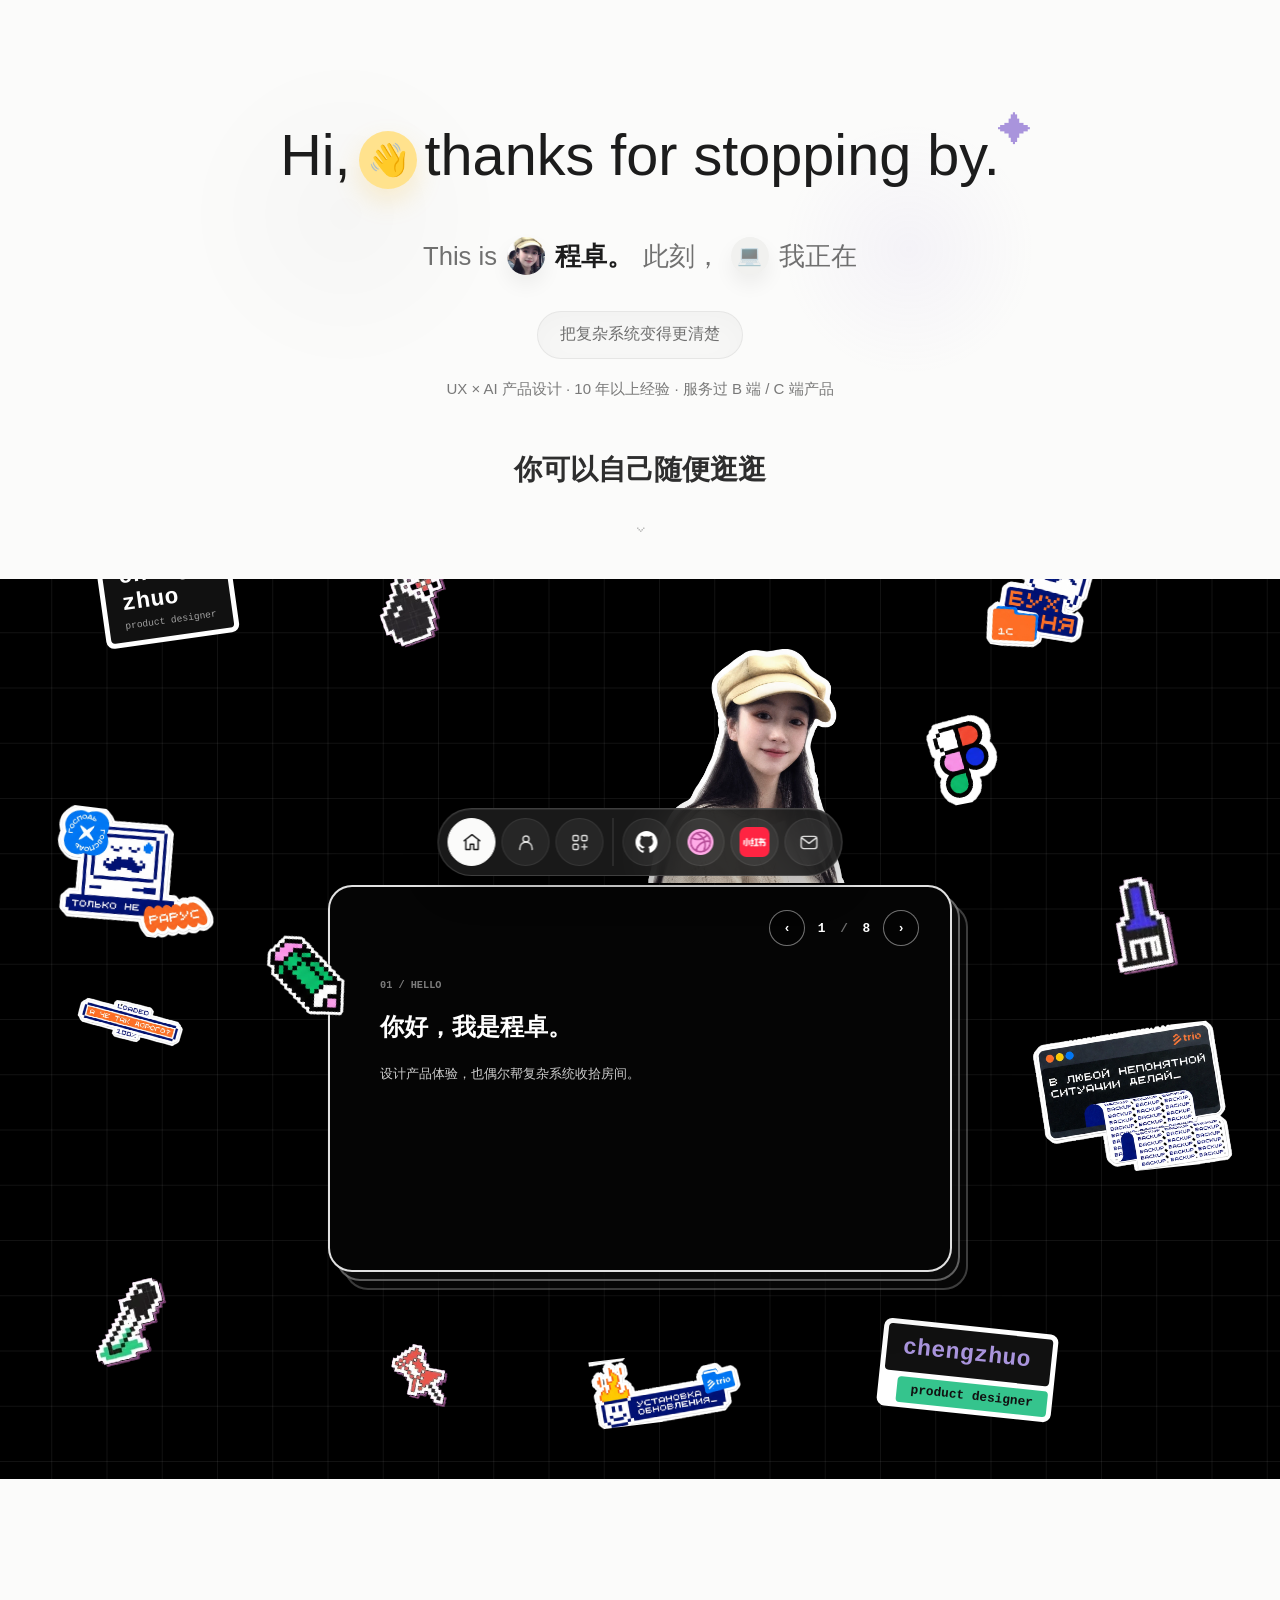
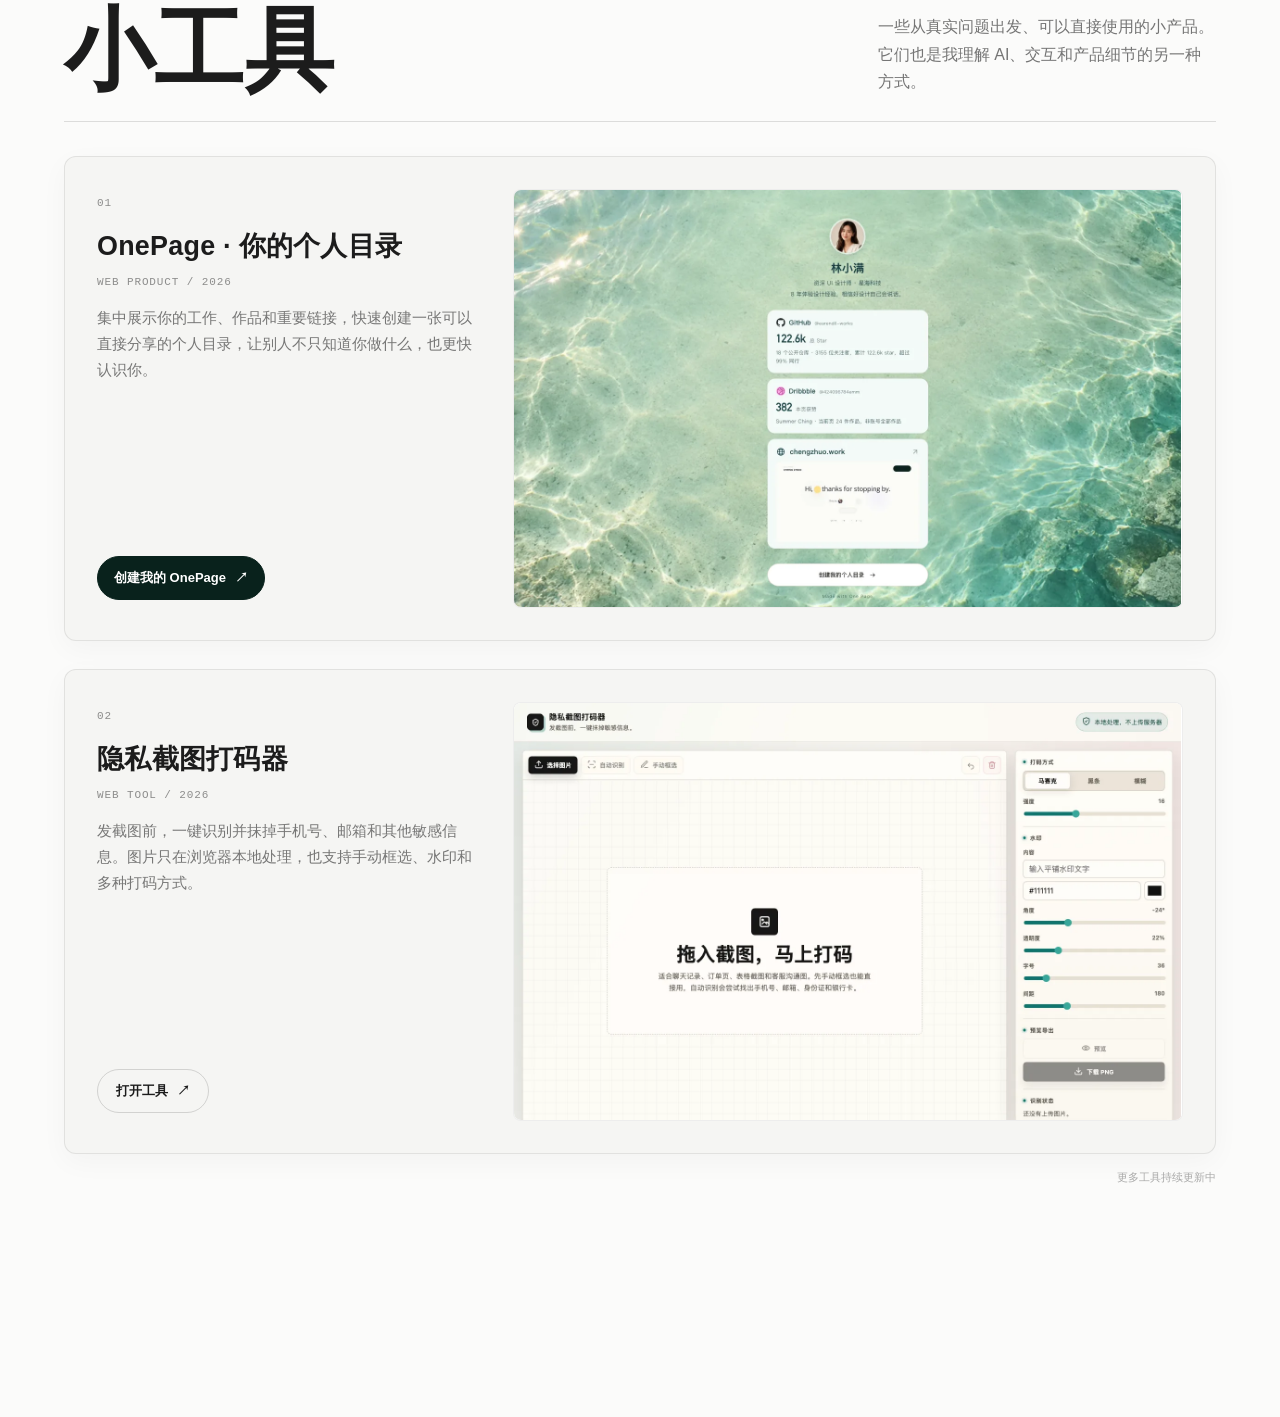
<file: index.html>
<!doctype html>
<html lang="zh-CN">
  <head>
    <meta charset="UTF-8" />
    <meta name="viewport" content="width=device-width, initial-scale=1.0" />
    <title>程卓 - 设计师个人网站</title>
    <meta
      name="description"
      content="程卓的设计师个人网站：个人介绍、AI 项目和工具入口。"
    />
    <style>
      :root {
        --page: #0b0b0b;
        --paper: #fbfbfa;
        --ink: #1c1c1c;
        --muted: rgba(28, 28, 28, 0.54);
        --faint: rgba(28, 28, 28, 0.12);
        --line: rgba(28, 28, 28, 0.08);
        --pill: #f7f7f6;
        --green: #09221c;
        --lilac: #a994dc;
        --font:
          "PingFang SC", "PingFang HK", "Hiragino Sans GB", "Microsoft YaHei",
          -apple-system, BlinkMacSystemFont, sans-serif;
        --mono: "SF Mono", "Roboto Mono", "Menlo", monospace;
        --ease: cubic-bezier(0.23, 1, 0.32, 1);
        --ease-out: cubic-bezier(0.16, 1, 0.3, 1);
        --ease-in-out: cubic-bezier(0.65, 0, 0.35, 1);
      }

      * {
        box-sizing: border-box;
      }

      html {
        scroll-behavior: smooth;
      }

      body {
        margin: 0;
        min-width: 320px;
        background: var(--page);
        color: var(--ink);
        font-family: var(--font);
        letter-spacing: 0;
      }

      a {
        color: inherit;
        text-decoration: none;
      }

      img {
        display: block;
        max-width: 100%;
      }

      button {
        border: 0;
        color: inherit;
        font: inherit;
      }

      .site {
        width: min(100%, 1780px);
        margin: 0 auto;
        background: var(--paper);
        min-height: 100vh;
        overflow-x: clip;
        overflow-y: visible;
      }

      .hero {
        position: relative;
        padding: 34px clamp(28px, 5vw, 92px) clamp(32px, 3vw, 48px);
        background:
          radial-gradient(circle at 27% 37%, rgba(0, 0, 0, 0.018), transparent 16%),
          radial-gradient(circle at 71% 43%, rgba(169, 148, 220, 0.08), transparent 13%),
          var(--paper);
      }

      .hero-center {
        position: relative;
        z-index: 2;
        display: grid;
        justify-items: center;
        width: min(1180px, 100%);
        margin: clamp(72px, 10vh, 128px) auto 0;
        text-align: center;
      }

      .hero-title {
        position: relative;
        margin: 0;
        font-size: clamp(42px, 4.5vw, 64px);
        font-weight: 520;
        line-height: 1.08;
        white-space: nowrap;
      }

      .wave {
        display: inline-grid;
        width: 58px;
        height: 58px;
        margin: 0 8px;
        place-items: center;
        border-radius: 50%;
        background: #ffe28d;
        font-size: 32px;
        vertical-align: middle;
        box-shadow: 0 12px 26px rgba(245, 189, 61, 0.22);
        transform-origin: 70% 70%;
        animation: wave 820ms var(--ease-out) 420ms 1 both;
      }

      .star {
        position: absolute;
        right: -32px;
        top: -12px;
        color: var(--lilac);
        font-size: 34px;
      }

      .intro-line {
        display: flex;
        align-items: center;
        justify-content: center;
        flex-wrap: wrap;
        gap: 10px;
        margin: 48px 0 0;
        color: rgba(28, 28, 28, 0.62);
        font-size: clamp(18px, 2vw, 26px);
        line-height: 1.35;
      }

      .intro-line strong {
        color: var(--ink);
        font-weight: 620;
      }

      .mini-avatar,
      .mini-icon {
        display: inline-grid;
        width: 38px;
        height: 38px;
        place-items: center;
        border-radius: 50%;
        background: #f1f1ef;
        box-shadow: 0 10px 20px rgba(0, 0, 0, 0.06);
        font-size: 20px;
      }

      .mini-avatar {
        overflow: hidden;
        background: #f1f1ef;
      }

      .mini-avatar img {
        width: 100%;
        height: 100%;
        object-fit: cover;
      }

      .phrase-picker {
        position: relative;
        display: inline-flex;
        align-items: center;
        justify-content: center;
        width: fit-content;
        max-width: min(520px, 100%);
        min-height: 48px;
        margin-top: 36px;
        border: 1px solid var(--line);
        border-radius: 999px;
        background: var(--pill);
        padding: 0 22px;
        color: rgba(28, 28, 28, 0.62);
        cursor: pointer;
        text-align: center;
        box-shadow: 0 10px 28px rgba(0, 0, 0, 0.025) inset;
        transition:
          transform 180ms var(--ease),
          border-color 180ms var(--ease),
          background 180ms var(--ease);
      }

      .phrase-picker::after {
        content: "↻";
        width: 0;
        overflow: hidden;
        color: rgba(28, 28, 28, 0.34);
        font-size: 15px;
        opacity: 0;
        transform: rotate(-45deg);
        transition:
          width 180ms var(--ease-out),
          opacity 180ms var(--ease-out),
          transform 220ms var(--ease-out);
      }

      .hero-identity {
        margin: 18px 0 0;
        color: rgba(28, 28, 28, 0.58);
        font-size: 15px;
        font-weight: 400;
        line-height: 1.6;
        text-wrap: pretty;
      }

      .wander {
        margin: 50px 0 0;
        color: rgba(28, 28, 28, 0.92);
        font-size: clamp(20px, 2.2vw, 30px);
        font-weight: 740;
      }

      .down {
        display: grid;
        width: 34px;
        height: 34px;
        margin-top: 18px;
        place-items: center;
        color: rgba(28, 28, 28, 0.28);
        font-size: 24px;
        animation: floatDown 1.8s var(--ease) infinite;
      }

      .section {
        scroll-margin-top: 112px;
        padding: clamp(82px, 10vw, 140px) clamp(28px, 5vw, 92px);
        background: var(--paper);
      }

      .section-frame {
        width: min(1180px, 100%);
        margin: 0 auto;
      }

      .site > .sticker-section {
        --sticker-grid-size: 6.139svh;
        position: relative;
        display: grid;
        width: 100%;
        min-height: 100svh;
        padding: 0;
        place-items: center;
        overflow: hidden;
        color: #ffffff;
        background-color: #000000;
        background-image:
          linear-gradient(rgba(255, 255, 255, 0.07) 1px, transparent 1px),
          linear-gradient(90deg, rgba(255, 255, 255, 0.07) 1px, transparent 1px);
        background-position:
          calc((100vw - 133.333svh) / 2 + 1.25svh)
          5.917svh;
        background-size: var(--sticker-grid-size) var(--sticker-grid-size);
      }

      .sticker-reference-frame {
        position: relative;
        isolation: isolate;
        width: min(100vw, 133.333svh);
        aspect-ratio: 4 / 3;
        overflow: hidden;
      }

      .sticker-float {
        position: absolute;
        z-index: 3;
        pointer-events: none;
        user-select: none;
      }

      .sticker-float-bomb {
        top: -2%;
        left: 28%;
        width: 6.5%;
        transform: rotate(-12deg);
      }

      .sticker-float-figma {
        top: 15%;
        left: 74%;
        width: 6%;
        transform: rotate(-11deg);
      }

      .sticker-float-brush {
        top: 33%;
        left: 89%;
        width: 6.5%;
        transform: rotate(12deg);
      }

      .sticker-float-marker {
        z-index: 6;
        top: 39%;
        left: 19%;
        width: 6.5%;
        transform: rotate(-13deg);
      }

      .sticker-float-sword {
        top: 78%;
        left: 4%;
        width: 7%;
        transform: rotate(-12deg);
      }

      .sticker-float-pin {
        top: 85%;
        left: 29%;
        width: 5.5%;
        transform: rotate(13deg);
      }

      .sticker-float-laptop {
        top: 26%;
        left: 1%;
        width: 14%;
        transform: rotate(7deg);
      }

      .sticker-float-character {
        top: -3%;
        left: 79%;
        width: 8.5%;
        transform: rotate(9deg);
      }

      .sticker-float-terminal {
        top: 50%;
        left: 83%;
        width: 16%;
        transform: rotate(-6deg);
      }

      .sticker-float-price {
        top: 47%;
        left: 3%;
        width: 9%;
        transform: rotate(8deg);
      }

      .sticker-float-floppy {
        top: 86%;
        left: 46%;
        width: 12.5%;
        transform: rotate(-7deg);
      }

      .sticker-tag {
        position: absolute;
        z-index: 3;
        padding: 5px;
        background: #ffffff;
        border-radius: 8px;
        pointer-events: none;
        user-select: none;
        font-family: var(--mono);
        line-height: 1.15;
        text-align: left;
      }

      .sticker-tag-black {
        top: -4%;
        left: 5%;
        transform: rotate(-8deg);
      }

      .sticker-tag-duo {
        top: 83%;
        left: 70%;
        transform: rotate(6deg);
      }

      .tag-box-dark {
        padding: 10px 16px;
        background: #111111;
        color: #ffffff;
        border-radius: 4px;
      }

      .tag-name {
        display: block;
        font-size: clamp(16px, 1.8vw, 32px);
        font-weight: 700;
        letter-spacing: 0.02em;
        white-space: nowrap;
      }

      .tag-sub {
        display: block;
        margin-top: 4px;
        color: rgba(255, 255, 255, 0.6);
        font-size: clamp(9px, 0.75vw, 13px);
      }

      .tag-name-lilac {
        color: var(--lilac);
      }

      .tag-box-green {
        display: inline-block;
        margin: 5px 0 0 14px;
        padding: 6px 14px;
        background: #35c48d;
        color: #111111;
        border-radius: 4px;
        font-size: clamp(11px, 1vw, 18px);
        font-weight: 700;
      }

      .sticker-person-placement {
        position: absolute;
        z-index: 4;
        top: 7.8%;
        left: 59%;
        width: auto;
        height: 26%;
        transform: translateX(-50%);
        pointer-events: none;
      }

      .sticker-person-placement img {
        width: auto;
        max-width: none;
        height: 100%;
        object-fit: contain;
      }

      .sticker-deck {
        position: absolute;
        z-index: 5;
        top: 34%;
        left: 24%;
        width: 52%;
        height: 43%;
        isolation: isolate;
      }

      .sticker-deck::before,
      .sticker-deck::after {
        content: "";
        position: absolute;
        inset: 0;
        border: 2px solid rgba(255, 255, 255, 0.5);
        border-radius: 24px;
        background: #101010;
        pointer-events: none;
        transform-origin: center;
      }

      .sticker-deck::before {
        z-index: 1;
        opacity: 0.48;
        transform: translate(16px, 18px);
      }

      .sticker-deck::after {
        z-index: 2;
        opacity: 0.76;
        transform: translate(8px, 9px);
      }

      .sticker-deck-card {
        position: absolute;
        inset: 0;
        border: 2px solid rgba(255, 255, 255, 0.88);
        border-radius: 24px;
        background: #050505;
      }

      .sticker-deck-card {
        z-index: 4;
        overflow: hidden;
        box-shadow: 0 22px 60px rgba(0, 0, 0, 0.22);
        cursor: pointer;
      }

      .sticker-deck-toolbar {
        position: absolute;
        z-index: 2;
        top: 6%;
        right: 5%;
        display: grid;
        grid-template-columns: 36px auto 36px;
        align-items: center;
        gap: 10px;
        font-family: var(--mono);
        font-size: clamp(11px, 1vw, 14px);
        font-weight: 700;
      }

      .sticker-deck-count {
        min-width: 58px;
        text-align: center;
      }

      .sticker-deck-count span + span::before {
        content: " / ";
        margin: 0 7px;
        color: rgba(255, 255, 255, 0.42);
      }

      .sticker-deck-nav {
        display: grid;
        width: 36px;
        height: 36px;
        padding: 0;
        place-items: center;
        border: 1px solid rgba(255, 255, 255, 0.44);
        border-radius: 50%;
        background: rgba(0, 0, 0, 0.36);
        color: #ffffff;
        cursor: pointer;
        transition:
          border-color 160ms var(--ease-out),
          background 160ms var(--ease-out),
          transform 160ms var(--ease-out);
      }

      .sticker-deck-nav:hover,
      .sticker-deck-nav:focus-visible {
        border-color: #ffffff;
        background: rgba(255, 255, 255, 0.12);
        transform: translateY(-1px);
      }

      .sticker-deck-content {
        position: absolute;
        top: 24%;
        left: 8%;
        width: 84%;
        color: #ffffff;
        will-change: opacity, transform;
      }

      .sticker-deck-eyebrow {
        margin: 0 0 12px;
        color: rgba(255, 255, 255, 0.48);
        font-family: var(--mono);
        font-size: clamp(9px, 0.8vw, 12px);
        font-weight: 700;
      }

      .section .sticker-deck-title {
        max-width: 96%;
        margin: 0;
        color: #ffffff;
        font-size: clamp(18px, 1.85vw, 26px);
        font-weight: 720;
        line-height: 1.22;
      }

      .sticker-deck-body {
        max-width: 34em;
        margin: 12px 0 0;
        color: rgba(255, 255, 255, 0.8);
        font-size: clamp(12px, 1.05vw, 15px);
        line-height: 1.62;
      }

      .sticker-deck-note {
        margin: 10px 0 0;
        color: rgba(255, 255, 255, 0.42);
        font-size: clamp(9px, 0.78vw, 11px);
        line-height: 1.45;
      }

      .sticker-deck-note[hidden] {
        display: none;
      }

      .sticker-interaction-layer {
        position: absolute;
        z-index: 8;
        inset: 0;
        pointer-events: none;
      }

      .sticker-hit {
        position: absolute;
        top: var(--y);
        left: var(--x);
        width: var(--w);
        height: var(--h);
        padding: 0;
        border: 2px solid transparent;
        border-radius: var(--radius, 999px);
        background: transparent;
        cursor: pointer;
        pointer-events: auto;
        transition:
          border-color 160ms var(--ease-out),
          background 160ms var(--ease-out),
          box-shadow 160ms var(--ease-out),
          transform 160ms var(--ease-out);
      }

      .sticker-hit:hover,
      .sticker-hit:focus-visible,
      .sticker-hit.is-selected {
        border-color: #ffffff;
        background: rgba(255, 255, 255, 0.04);
        box-shadow: 0 10px 28px rgba(0, 0, 0, 0.24);
        transform: translateY(-2px);
      }

      @media (max-aspect-ratio: 4 / 3) {
        .hero-center {
          margin-top: clamp(64px, 10vw, 112px);
        }

        .site > .sticker-section {
          --sticker-grid-size: 4.604vw;
          min-height: auto;
          background-position:
            0.938vw
            4.438vw;
        }
      }

      .about-section {
        position: relative;
        min-height: auto;
        display: block;
        padding-top: clamp(96px, 9vw, 132px);
        padding-bottom: clamp(96px, 9vw, 132px);
        border-top: 1px solid rgba(28, 28, 28, 0.04);
        background: #f1f1ef;
        box-shadow: inset 0 1px 0 rgba(255, 255, 255, 0.7);
      }

      .who-layout {
        display: grid;
        grid-template-columns: minmax(300px, 0.74fr) minmax(560px, 1.26fr);
        gap: clamp(84px, 11vw, 176px);
        align-items: center;
        width: min(1180px, 100%);
        margin: 0 auto;
      }

      .pass-stage {
        position: relative;
        min-height: 540px;
        display: grid;
        place-items: center end;
      }

      .pass-strap {
        position: absolute;
        top: 0;
        left: 50%;
        width: 24px;
        height: 110px;
        border-radius: 999px;
        background:
          repeating-linear-gradient(
            90deg,
            rgba(28, 28, 28, 0.08) 0 2px,
            rgba(255, 255, 255, 0.9) 2px 5px
          ),
          #ececea;
        box-shadow: 0 18px 40px rgba(0, 0, 0, 0.08);
        transform: translateX(-50%);
      }

      .pass-clip {
        position: absolute;
        top: 96px;
        left: 50%;
        width: 30px;
        height: 28px;
        border-radius: 8px;
        background: #d8d8d5;
        box-shadow: 0 12px 26px rgba(0, 0, 0, 0.1);
        transform: translateX(-50%);
      }

      .pass-clip::after {
        content: "";
        position: absolute;
        left: 9px;
        top: 8px;
        width: 12px;
        height: 10px;
        border: 2px solid rgba(28, 28, 28, 0.28);
        border-bottom: 0;
        border-radius: 8px 8px 0 0;
      }

      .pass-card {
        position: relative;
        width: min(288px, 100%);
        min-height: 352px;
        margin-top: 26px;
        border: 1px solid rgba(28, 28, 28, 0.045);
        border-radius: 30px;
        background: rgba(255, 255, 255, 0.64);
        padding: 28px;
        box-shadow:
          0 42px 95px rgba(0, 0, 0, 0.075),
          0 1px 0 rgba(255, 255, 255, 0.8) inset;
        backdrop-filter: blur(18px);
        transition:
          transform 220ms var(--ease),
          border-color 220ms var(--ease),
          background 220ms var(--ease),
          box-shadow 220ms var(--ease);
      }

      .pass-card.is-system {
        border-color: rgba(55, 116, 175, 0.18);
        background: rgba(244, 249, 253, 0.72);
      }

      .pass-card.is-ai {
        border-color: rgba(169, 148, 220, 0.24);
        background: rgba(251, 248, 255, 0.72);
      }

      .pass-card.is-polish {
        border-color: rgba(220, 168, 92, 0.22);
        background: rgba(255, 251, 242, 0.72);
      }

      .pass-card small {
        display: block;
        color: rgba(28, 28, 28, 0.58);
        font-size: 13px;
        line-height: 1.2;
      }

      .pass-card h3 {
        margin: 8px 0 22px;
        font-size: 31px;
        line-height: 1;
      }

      .card-star {
        color: var(--lilac);
        font-size: 20px;
      }

      .avatar-panel {
        position: relative;
        width: 174px;
        height: 174px;
        margin: 0 auto;
      }

      .avatar-panel img {
        width: 100%;
        height: 100%;
        border-radius: 42px;
        object-fit: cover;
        box-shadow: 0 18px 34px rgba(0, 0, 0, 0.08);
        transition:
          opacity 180ms var(--ease),
          transform 260ms var(--ease);
      }

      .bubble {
        position: absolute;
        z-index: 2;
        border: 2px solid rgba(28, 28, 28, 0.72);
        border-radius: 10px;
        background: rgba(255, 255, 255, 0.92);
        padding: 6px 11px;
        font-size: 12px;
        font-weight: 650;
        line-height: 1;
        white-space: nowrap;
        transition:
          border-color 180ms var(--ease),
          color 180ms var(--ease),
          transform 180ms var(--ease);
      }

      .pass-card.is-system .bubble {
        border-color: rgba(55, 116, 175, 0.78);
        color: #214c72;
      }

      .pass-card.is-ai .bubble {
        border-color: rgba(124, 95, 196, 0.76);
        color: #5b45a2;
      }

      .pass-card.is-polish .bubble {
        border-color: rgba(184, 126, 43, 0.78);
        color: #86601f;
      }

      .bubble.one {
        left: 26px;
        top: -18px;
      }

      .bubble.two {
        left: -18px;
        top: 48px;
      }

      .bubble.three {
        right: -18px;
        top: 34px;
      }

      .pass-caption {
        margin: 18px 0 12px;
        color: rgba(28, 28, 28, 0.34);
        font-size: 13px;
        text-align: center;
      }

      .pass-control {
        display: grid;
        grid-template-columns: 1fr 42px;
        align-items: center;
        width: 170px;
        min-height: 36px;
        margin: 0 auto;
        border-radius: 999px;
        background: #f3f3f1;
        color: rgba(28, 28, 28, 0.32);
        padding-left: 18px;
        text-align: left;
        cursor: pointer;
        transition:
          transform 160ms var(--ease-out),
          background 160ms var(--ease-out);
      }

      .pass-control span:last-child {
        display: grid;
        width: 32px;
        height: 32px;
        place-items: center;
        border-radius: 50%;
        background: var(--ink);
        color: #fff;
      }

      .pass-dots {
        display: flex;
        justify-content: center;
        gap: 6px;
        margin-top: 12px;
      }

      .pass-dots span {
        width: 5px;
        height: 5px;
        border-radius: 999px;
        background: rgba(28, 28, 28, 0.16);
      }

      .pass-dots span.is-active {
        width: 18px;
        background: rgba(28, 28, 28, 0.82);
      }

      .who-copy {
        max-width: 710px;
        transform: translateY(-8px);
      }

      .who-copy h2 {
        margin: 0;
        font-size: clamp(58px, 5vw, 78px);
        font-style: normal;
        font-weight: 520;
        line-height: 0.96;
      }

      .who-block {
        margin-top: 42px;
      }

      .who-block:first-of-type {
        margin-top: clamp(64px, 7vw, 78px);
        padding-top: 0;
      }

      .who-block p {
        margin: 0;
        color: rgba(28, 28, 28, 0.68);
        font-size: 18px;
        line-height: 1.78;
      }

      .who-block em {
        display: block;
        margin-top: 12px;
        color: rgba(28, 28, 28, 0.34);
        font-style: normal;
        font-size: 15px;
        line-height: 1.7;
      }

      .who-block strong {
        display: block;
        margin-bottom: 12px;
        font-size: clamp(24px, 2.2vw, 34px);
        line-height: 1.2;
      }

      .section-head {
        display: grid;
        grid-template-columns: minmax(0, 0.82fr) minmax(0, 1.28fr);
        gap: clamp(32px, 5vw, 82px);
        align-items: end;
        margin-bottom: 40px;
        padding-bottom: 26px;
        border-bottom: 1px solid rgba(28, 28, 28, 0.14);
      }

      .section h2 {
        margin: 0;
        font-size: clamp(46px, 7vw, 96px);
        font-weight: 680;
        line-height: 0.98;
      }

      .section-head p {
        max-width: 38ch;
        margin: 0;
        color: rgba(28, 28, 28, 0.6);
        font-size: 16px;
        line-height: 1.7;
        justify-self: end;
        text-wrap: pretty;
      }

      .tools-section {
        position: relative;
        background: var(--paper);
      }

      .tools-section .section-head {
        margin-bottom: 34px;
      }

      .tool-entry {
        display: grid;
        grid-template-columns: minmax(0, 0.36fr) minmax(0, 0.64fr);
        align-items: stretch;
        gap: clamp(24px, 3vw, 40px);
        padding: clamp(24px, 2.5vw, 32px);
        overflow: hidden;
        border: 1px solid rgba(28, 28, 28, 0.09);
        border-radius: 12px;
        background: #f5f5f3;
        box-shadow: 0 8px 28px rgba(28, 28, 28, 0.035);
      }

      .tool-entry + .tool-entry {
        margin-top: 28px;
      }

      .tool-entry-featured .tool-open {
        border-color: var(--green);
        background: var(--green);
        color: #ffffff;
      }

      .tool-entry-head {
        display: flex;
        flex-direction: column;
        align-items: flex-start;
        gap: 12px;
        min-width: 0;
        padding: 8px 0;
      }

      .tool-number,
      .tool-title span {
        color: rgba(28, 28, 28, 0.48);
        font-family: var(--mono);
        font-size: 11px;
        letter-spacing: 0.08em;
        text-transform: uppercase;
      }

      .tool-number {
        margin-bottom: 8px;
      }

      .tool-title h3 {
        margin: 0 0 7px;
        color: var(--ink);
        font-size: clamp(22px, 2.1vw, 28px);
        font-weight: 650;
        line-height: 1.3;
        letter-spacing: 0.01em;
        text-wrap: balance;
        transition: transform 240ms var(--ease-out);
      }

      .tool-description {
        max-width: 100%;
        margin: 4px 0 24px;
        color: rgba(28, 28, 28, 0.58);
        font-size: 15px;
        line-height: 1.75;
        text-wrap: pretty;
      }

      .tool-open {
        display: inline-flex;
        align-items: center;
        justify-content: center;
        gap: 9px;
        min-width: 112px;
        min-height: 44px;
        padding: 0 16px;
        border: 1px solid rgba(28, 28, 28, 0.16);
        border-radius: 999px;
        font-size: 13px;
        font-weight: 650;
        transition:
          color 180ms var(--ease),
          background 180ms var(--ease),
          border-color 180ms var(--ease),
          transform 180ms var(--ease);
        margin-top: auto;
      }

      .tool-preview-link {
        position: relative;
        align-self: center;
        min-width: 0;
        width: 100%;
        margin: 0;
        aspect-ratio: 8 / 5;
        overflow: hidden;
        border: 1px solid rgba(28, 28, 28, 0.08);
        border-radius: 8px;
        background: #ffffff;
        isolation: isolate;
      }

      .tool-preview-hit {
        position: absolute;
        inset: 0;
        z-index: 4;
      }

      .tool-preview-cue {
        position: absolute;
        right: 20px;
        bottom: 20px;
        z-index: 3;
        display: grid;
        width: 44px;
        height: 44px;
        align-items: center;
        justify-items: center;
        border-radius: 50%;
        background: rgba(22, 22, 22, 0.82);
        color: #fff;
        font-size: 18px;
        backdrop-filter: blur(14px);
        opacity: 0;
        transform: translateY(6px);
        transition:
          opacity 180ms var(--ease),
          transform 180ms var(--ease);
      }

      .tool-preview-video {
        position: absolute;
        inset: 0;
        width: 100%;
        height: 100%;
        background: #ffffff;
        object-fit: contain;
        pointer-events: none;
        transition: transform 280ms var(--ease-out);
      }

      .tool-preview-image {
        position: absolute;
        inset: 0;
        width: 100%;
        height: 100%;
        background: #ffffff;
        object-fit: contain;
        object-position: center;
        pointer-events: none;
        transition: transform 280ms var(--ease-out);
      }

      .site :where(a, button, [tabindex="0"]):focus-visible {
        outline: 2px solid currentColor;
        outline-offset: 3px;
      }

      .phrase-picker:active,
      .pass-control:active,
      .tool-open:active {
        transform: scale(0.97);
        transition-duration: 100ms;
      }

      @media (hover: hover) and (pointer: fine) {
        .phrase-picker:hover {
          transform: translateY(-2px);
          border-color: rgba(28, 28, 28, 0.14);
          background: #fff;
        }

        .phrase-picker:hover::after,
        .phrase-picker:focus-visible::after {
          width: 16px;
          opacity: 1;
          transform: rotate(0deg);
        }

        .pass-card:hover {
          transform: translateY(-4px) rotate(-0.7deg);
          box-shadow:
            0 52px 110px rgba(0, 0, 0, 0.09),
            0 1px 0 rgba(255, 255, 255, 0.82) inset;
        }

        .pass-control:hover {
          background: #e9e9e6;
        }

        .tool-open:hover {
          border-color: var(--ink);
          background: var(--ink);
          color: #fff;
          transform: translateY(-1px);
        }

        .tool-entry:hover .tool-title h3 {
          transform: translateX(6px);
        }

        .tool-preview-link:hover :is(.tool-preview-video, .tool-preview-image) {
          transform: scale(1.008);
        }

        .tool-preview-link:hover .tool-preview-cue {
          opacity: 1;
          transform: translateY(0);
        }
      }

      .tools-note {
        display: flex;
        justify-content: flex-end;
        margin-top: 16px;
        color: rgba(28, 28, 28, 0.36);
        font-family: var(--mono);
        font-size: 11px;
      }

      .about-grid {
        display: grid;
        grid-template-columns: 0.78fr 1fr;
        gap: 28px;
        align-items: start;
      }

      .about-grid h2 {
        max-width: 560px;
      }

      .notes {
        display: grid;
        gap: 14px;
      }

      .note {
        border: 1px solid rgba(28, 28, 28, 0.06);
        border-radius: 22px;
        background: rgba(255, 255, 255, 0.52);
        padding: 22px;
      }

      .note strong {
        display: block;
        margin-bottom: 10px;
        font-size: 16px;
      }

      .note p {
        margin: 0;
        color: rgba(28, 28, 28, 0.62);
        font-size: 15px;
        line-height: 1.72;
      }

      @keyframes wave {
        0%,
        100% {
          transform: rotate(0deg);
        }
        16% {
          transform: rotate(14deg);
        }
        32% {
          transform: rotate(-8deg);
        }
        48% {
          transform: rotate(10deg);
        }
      }

      @keyframes floatDown {
        0%,
        100% {
          transform: translateY(0);
        }
        50% {
          transform: translateY(7px);
        }
      }

      @media (max-width: 900px) {
        .section-head,
        .about-grid,
        .who-layout {
          grid-template-columns: 1fr;
        }

        .section-head {
          gap: 18px;
          padding-bottom: 20px;
        }

        .section-head p {
          justify-self: start;
        }

        .about-section {
          min-height: auto;
          padding-top: 88px;
          padding-bottom: 88px;
        }

        .pass-stage {
          min-height: 500px;
          place-items: center;
        }

        .who-copy {
          max-width: none;
          transform: none;
        }

        .tool-entry {
          grid-template-columns: 1fr;
          gap: 24px;
          padding: 24px;
        }

        .tool-entry-head {
          padding: 0;
        }

        .tool-description {
          max-width: 52ch;
          margin-bottom: 8px;
        }

        .tool-open {
          margin-top: 4px;
        }

      }

      @media (max-width: 560px) {
        .hero {
          padding: 26px 20px 32px;
        }

        .hero-center {
          margin-top: 48px;
        }

        .hero-title {
          font-size: 38px;
          white-space: normal;
        }

        .wave {
          width: 48px;
          height: 48px;
          font-size: 27px;
        }

        .star {
          right: 2px;
          top: -34px;
        }

        .intro-line {
          font-size: 17px;
        }

        .phrase-picker {
          min-height: 48px;
          padding: 0 18px;
          font-size: 14px;
        }

        .section {
          padding: 72px 20px;
        }

        .site > .sticker-section {
          min-height: 660px;
        }

        .sticker-reference-frame {
          width: 100%;
          height: 660px;
          aspect-ratio: auto;
        }

        .sticker-person-placement {
          top: 7%;
          left: 50%;
          height: 27%;
        }

        .sticker-deck {
          top: 32%;
          left: 6%;
          width: 88%;
          height: 44%;
        }

        .sticker-deck::before {
          transform: translate(8px, 9px);
        }

        .sticker-deck::after {
          transform: translate(4px, 5px);
        }

        .sticker-float-bomb,
        .sticker-float-brush,
        .sticker-float-price,
        .sticker-float-pin,
        .sticker-float-floppy,
        .sticker-float-character {
          display: none;
        }

        .sticker-float-laptop {
          top: 23%;
          left: -2%;
          width: 22%;
        }

        .sticker-float-figma {
          top: 15%;
          left: 84%;
          width: 11%;
        }

        .sticker-float-marker {
          top: 43%;
          left: -1%;
          width: 11%;
        }

        .sticker-float-terminal {
          top: 62%;
          left: 83%;
          width: 20%;
        }

        .sticker-float-sword {
          top: 82%;
          left: 5%;
          width: 11%;
        }

        .sticker-tag-black {
          top: 1%;
          left: 4%;
        }

        .sticker-tag-duo {
          top: 84%;
          left: 59%;
        }

        .sticker-deck-toolbar {
          top: 5%;
          right: 4%;
          grid-template-columns: 28px auto 28px;
          gap: 5px;
        }

        .sticker-deck-nav {
          width: 28px;
          height: 28px;
        }

        .sticker-deck-content {
          top: 24%;
          left: 7%;
          width: 86%;
        }

        .section .sticker-deck-title {
          font-size: clamp(15px, 4.1vw, 20px);
        }

        .sticker-deck-body {
          margin-top: 8px;
          font-size: clamp(10px, 2.9vw, 13px);
          line-height: 1.5;
        }

        .sticker-deck-note,
        .sticker-deck-eyebrow {
          font-size: 8px;
        }

        .who-copy h2 {
          font-size: 46px;
        }

        .who-block:first-of-type {
          margin-top: 52px;
          padding-top: 0;
        }

        .who-block p {
          font-size: 16px;
        }

        .pass-stage {
          min-height: 470px;
        }

        .pass-card {
          width: min(268px, 100%);
          padding: 24px;
        }

        .tools-section .section-head {
          margin-bottom: 30px;
        }

        .tool-open {
          min-width: 104px;
          min-height: 42px;
        }

        .tools-note {
          justify-content: flex-start;
        }

        .bubble {
          font-size: 11px;
        }
      }

      @media (prefers-reduced-motion: reduce) {
        *,
        *::before,
        *::after {
          scroll-behavior: auto !important;
          animation: none !important;
          transition:
            background 160ms var(--ease),
            color 160ms var(--ease),
            opacity 160ms var(--ease) !important;
        }
      }
    </style>
    <link rel="stylesheet" href="assets/site-dock.css?v=20261109-theme2" />
    <link rel="stylesheet" href="assets/cursor-trail.css" />
  </head>
  <body>
    <main class="site">
      <section id="top" class="hero" aria-labelledby="heroTitle">
        <div class="hero-center">
          <h1 class="hero-title" id="heroTitle">
            Hi,<span class="wave" aria-hidden="true">👋</span>thanks for stopping by.
            <span class="star" aria-hidden="true">✦</span>
          </h1>

          <div class="intro-line">
            <span>This is</span>
            <span class="mini-avatar">
              <img src="assets/profile/avatar-chengzhuo.webp" alt="程卓头像" width="512" height="512" />
            </span>
            <strong>程卓。</strong>
            <span>此刻，</span>
            <span class="mini-icon" aria-hidden="true">💻</span>
            <span>我正在</span>
          </div>

          <button class="phrase-picker" type="button" id="phraseButton" aria-label="切换此刻状态">
            <span id="phraseText">把复杂系统变得更清楚</span>
          </button>

          <p class="hero-identity">UX × AI 产品设计 · 10 年以上经验 · 服务过 B 端 / C 端产品</p>
          <p class="wander">你可以自己随便逛逛</p>
          <a class="down" href="#about" aria-label="向下浏览">⌄</a>
        </div>

      </section>

      <section id="about" class="sticker-section" data-dock-theme="dark" aria-labelledby="stickerDeckTitle">
        <div class="sticker-reference-frame">
          <img
            class="sticker-float sticker-float-bomb"
            src="assets/stickers/pixel-bomb.webp"
            alt=""
            aria-hidden="true"
            loading="lazy"
          />
          <img
            class="sticker-float sticker-float-figma"
            src="assets/stickers/pixel-figma.webp"
            alt=""
            aria-hidden="true"
            loading="lazy"
          />
          <img
            class="sticker-float sticker-float-brush"
            src="assets/stickers/pixel-brush.webp"
            alt=""
            aria-hidden="true"
            loading="lazy"
          />
          <img
            class="sticker-float sticker-float-marker"
            src="assets/stickers/pixel-marker.webp"
            alt=""
            aria-hidden="true"
            loading="lazy"
          />
          <img
            class="sticker-float sticker-float-sword"
            src="assets/stickers/pixel-sword.webp"
            alt=""
            aria-hidden="true"
            loading="lazy"
          />
          <img
            class="sticker-float sticker-float-pin"
            src="assets/stickers/pixel-pin.webp"
            alt=""
            aria-hidden="true"
            loading="lazy"
          />
          <img
            class="sticker-float sticker-float-laptop"
            src="assets/stickers/fridge-laptop.webp"
            alt=""
            aria-hidden="true"
            loading="lazy"
          />
          <img
            class="sticker-float sticker-float-character"
            src="assets/stickers/fridge-character.webp"
            alt=""
            aria-hidden="true"
            loading="lazy"
          />
          <img
            class="sticker-float sticker-float-terminal"
            src="assets/stickers/fridge-terminal.webp"
            alt=""
            aria-hidden="true"
            loading="lazy"
          />
          <img
            class="sticker-float sticker-float-price"
            src="assets/stickers/fridge-price.webp"
            alt=""
            aria-hidden="true"
            loading="lazy"
          />
          <img
            class="sticker-float sticker-float-floppy"
            src="assets/stickers/fridge-floppy.webp"
            alt=""
            aria-hidden="true"
            loading="lazy"
          />

          <div class="sticker-tag sticker-tag-black">
            <div class="tag-box-dark">
              <span class="tag-name">cheng<br />zhuo</span>
              <span class="tag-sub">product designer</span>
            </div>
          </div>

          <div class="sticker-tag sticker-tag-duo">
            <div class="tag-box-dark">
              <span class="tag-name tag-name-lilac">chengzhuo</span>
            </div>
            <span class="tag-box-green">product designer</span>
          </div>

          <div class="sticker-person-placement">
            <img
              src="assets/sticker-person-card.webp"
              alt="程卓人物贴纸"
              width="768"
              height="901"
              loading="lazy"
            />
          </div>

          <div
            class="sticker-deck"
            id="stickerDeck"
            tabindex="0"
            role="region"
            aria-roledescription="卡片轮播"
          >
            <article class="sticker-deck-card" id="stickerDeckCard">
              <div class="sticker-deck-toolbar">
                <button
                  class="sticker-deck-nav"
                  id="stickerDeckPrev"
                  type="button"
                  aria-label="上一张介绍卡片"
                >
                  ‹
                </button>
                <div class="sticker-deck-count" aria-live="polite">
                  <span id="stickerDeckCurrent">1</span><span>8</span>
                </div>
                <button
                  class="sticker-deck-nav"
                  id="stickerDeckNext"
                  type="button"
                  aria-label="下一张介绍卡片"
                >
                  ›
                </button>
              </div>

              <div class="sticker-deck-content" id="stickerDeckContent" aria-live="polite">
                <p class="sticker-deck-eyebrow" id="stickerDeckEyebrow">01 / HELLO</p>
                <h2 class="sticker-deck-title" id="stickerDeckTitle">你好，我是程卓。</h2>
                <p class="sticker-deck-body" id="stickerDeckBody">
                  设计产品体验，也偶尔帮复杂系统收拾房间。
                </p>
                <p class="sticker-deck-note" id="stickerDeckNote" hidden></p>
              </div>
            </article>
          </div>

          <div class="sticker-interaction-layer" aria-label="可点击贴纸">
            <button class="sticker-hit" type="button" data-sticker-item="portrait" aria-label="程卓人物贴纸" aria-pressed="false" style="--x: 49.5%; --y: 7%; --w: 19%; --h: 27%; --radius: 24px"></button>
          </div>
          </div>
        </div>
      </section>

      <section id="tools" class="section tools-section" aria-labelledby="toolsTitle">
        <div class="section-frame">
          <div class="section-head">
            <h2 id="toolsTitle">小工具</h2>
            <p>
              一些从真实问题出发、可以直接使用的小产品。它们也是我理解 AI、交互和产品细节的另一种方式。
            </p>
          </div>

          <article class="tool-entry tool-entry-featured">
          <div class="tool-entry-head">
            <span class="tool-number">01</span>
            <div class="tool-title">
              <h3>OnePage · 你的个人目录</h3>
              <span>WEB PRODUCT / 2026</span>
            </div>
            <p class="tool-description">
              集中展示你的工作、作品和重要链接，快速创建一张可以直接分享的个人目录，让别人不只知道你做什么，也更快认识你。
            </p>
            <a
              class="tool-open"
              href="https://onepage.chengzhuo.work/"
              target="_blank"
              rel="noreferrer"
            >
              <span>创建我的 OnePage</span>
              <span aria-hidden="true">&#8599;</span>
            </a>
          </div>

          <div class="tool-preview-link">
            <a
              class="tool-preview-hit"
              href="https://onepage.chengzhuo.work/#/p/OokQhQvxO8Na"
              target="_blank"
              rel="noreferrer"
              aria-label="查看 OnePage 公开页面示例"
            ></a>
            <img
              class="tool-preview-image"
              src="assets/tools/onepage-preview.webp"
              alt="OnePage 公开页面示例"
              loading="lazy"
              width="1440"
              height="900"
            />
            <span class="tool-preview-cue" aria-hidden="true">&#8599;</span>
          </div>
          </article>

          <article class="tool-entry tool-entry-compact">
          <div class="tool-entry-head">
            <span class="tool-number">02</span>
            <div class="tool-title">
              <h3>隐私截图打码器</h3>
              <span>WEB TOOL / 2026</span>
            </div>
            <p class="tool-description">
              发截图前，一键识别并抹掉手机号、邮箱和其他敏感信息。图片只在浏览器本地处理，也支持手动框选、水印和多种打码方式。
            </p>
            <a
              class="tool-open"
              href="https://mask.chengzhuo.work/"
              target="_blank"
              rel="noreferrer"
            >
              <span>打开工具</span>
              <span aria-hidden="true">&#8599;</span>
            </a>
          </div>

          <div class="tool-preview-link">
            <a
              class="tool-preview-hit"
              href="https://mask.chengzhuo.work/"
              target="_blank"
              rel="noreferrer"
              aria-label="打开隐私截图打码器"
            ></a>
            <video
              class="tool-preview-video"
              data-src="assets/tools/privacy-mask-demo.m4v"
              poster="assets/tools/privacy-mask-preview.webp"
              muted
              loop
              playsinline
              preload="none"
              data-demo-video
              aria-hidden="true"
            ></video>
            <span class="tool-preview-cue" aria-hidden="true">&#8599;</span>
          </div>
          </article>

          <div class="tools-note">
            <span>更多工具持续更新中</span>
          </div>
        </div>
      </section>
    </main>

    <nav class="site-dock" aria-label="底部快捷栏">
      <ul class="site-dock-list">
        <li>
          <a class="site-dock-link" href="#top" data-dock-section="top" aria-label="首页" aria-current="location">
            <svg viewBox="0 0 24 24" aria-hidden="true" focusable="false">
              <path d="m3 10 9-7 9 7" />
              <path d="M5 9v11h5v-6h4v6h5V9" />
            </svg>
            <span class="site-dock-label" aria-hidden="true">首页</span>
          </a>
        </li>
        <li>
          <a class="site-dock-link" href="#about" data-dock-section="about" aria-label="关于我">
            <svg viewBox="0 0 24 24" aria-hidden="true" focusable="false">
              <circle cx="12" cy="8" r="3.5" />
              <path d="M5 20v-1.5a7 7 0 0 1 14 0V20" />
            </svg>
            <span class="site-dock-label" aria-hidden="true">关于我</span>
          </a>
        </li>
        <li>
          <a class="site-dock-link" href="#tools" data-dock-section="tools" aria-label="小工具">
            <svg viewBox="0 0 24 24" aria-hidden="true" focusable="false">
              <rect x="4" y="4" width="6" height="6" rx="1.5" />
              <rect x="14" y="4" width="6" height="6" rx="1.5" />
              <rect x="4" y="14" width="6" height="6" rx="1.5" />
              <path d="M17 14v6m-3-3h6" />
            </svg>
            <span class="site-dock-label" aria-hidden="true">小工具</span>
          </a>
        </li>
        <li class="site-dock-external">
          <a class="site-dock-link site-dock-link-github" href="https://github.com/chingz0509" target="_blank" rel="noopener noreferrer" aria-label="程卓的 GitHub 主页（在新标签页打开）">
            <img src="assets/icons/github.svg" alt="" width="22" height="22" aria-hidden="true" />
            <span class="site-dock-label" aria-hidden="true">GitHub</span>
          </a>
        </li>
        <li>
          <a class="site-dock-link site-dock-link-dribbble" href="https://dribbble.com/424096784emm" target="_blank" rel="noopener noreferrer" aria-label="程卓的 Dribbble 主页（在新标签页打开）">
            <img src="assets/dribbble-brand/icon.png" alt="" width="26" height="26" aria-hidden="true" />
            <span class="site-dock-label" aria-hidden="true">Dribbble</span>
          </a>
        </li>
        <li>
          <a class="site-dock-link site-dock-link-xiaohongshu" href="https://www.xiaohongshu.com/user/profile/5b235f75e8ac2b7ab4dac864?tab=note" target="_blank" rel="noopener noreferrer" aria-label="程卓的小红书主页（在新标签页打开）">
            <img src="assets/xiaohongshu-brand/app-icon.png" alt="" width="30" height="30" aria-hidden="true" />
            <span class="site-dock-label" aria-hidden="true">小红书</span>
          </a>
        </li>
        <li>
          <a class="site-dock-link" href="mailto:424096784@qq.com" aria-label="发邮件联系程卓">
            <svg viewBox="0 0 24 24" aria-hidden="true" focusable="false">
              <rect x="3" y="5" width="18" height="14" rx="3" />
              <path d="m4 7 8 6 8-6" />
            </svg>
            <span class="site-dock-label" aria-hidden="true">联系我</span>
          </a>
        </li>
      </ul>
    </nav>

    <script src="assets/site-dock.js?v=20261109-theme2"></script>
    <script src="assets/cursor-trail.js"></script>
    <script src="assets/sticker-deck.js"></script>
    <script>
      const phrases = [
        "把复杂系统变得更清楚",
        "让 AI 输出更可控、可解释",
        "整理招聘科技里的关键体验",
        "做一点能真实使用的小工具",
        "把个人网站变成数字自留地",
      ];

      const phraseText = document.getElementById("phraseText");
      const phraseButton = document.getElementById("phraseButton");
      const demoVideos = document.querySelectorAll("[data-demo-video]");
      const reducedMotionQuery = window.matchMedia("(prefers-reduced-motion: reduce)");
      const stickerDeck = document.getElementById("stickerDeck");
      const stickerDeckCard = document.getElementById("stickerDeckCard");
      const stickerDeckPrev = document.getElementById("stickerDeckPrev");
      const stickerDeckNext = document.getElementById("stickerDeckNext");
      const stickerDeckCurrent = document.getElementById("stickerDeckCurrent");
      const stickerDeckContent = document.getElementById("stickerDeckContent");
      const stickerDeckEyebrow = document.getElementById("stickerDeckEyebrow");
      const stickerDeckTitle = document.getElementById("stickerDeckTitle");
      const stickerDeckBody = document.getElementById("stickerDeckBody");
      const stickerDeckNote = document.getElementById("stickerDeckNote");
      const stickerDeckState = StickerDeck.createState(StickerDeck.cards);
      const stickerHitTargets = [...document.querySelectorAll(".sticker-hit")];

      const visibleDemoVideos = new Set();
      const syncDemoMotion = () => {
        demoVideos.forEach((video) => {
          if (reducedMotionQuery.matches || !visibleDemoVideos.has(video)) {
            video.pause();
          } else {
            video.play().catch(() => {});
          }
        });
      };

      const demoVideoObserver = new IntersectionObserver(
        (entries) => {
          entries.forEach((entry) => {
            const video = entry.target;
            if (entry.isIntersecting) {
              visibleDemoVideos.add(video);
              if (!video.src && video.dataset.src) {
                video.src = video.dataset.src;
                video.load();
              }
            } else {
              visibleDemoVideos.delete(video);
            }
          });
          syncDemoMotion();
        },
        { rootMargin: "180px 0px" },
      );

      demoVideos.forEach((video) => demoVideoObserver.observe(video));
      reducedMotionQuery.addEventListener?.("change", syncDemoMotion);
      let phraseIndex = 0;
      let stickerDeckTouchStartX = 0;

      const renderStickerDeck = () => {
        const card = stickerDeckState.current;

        stickerDeckCurrent.textContent = String(stickerDeckState.index + 1);
        stickerDeckEyebrow.textContent = card.eyebrow;
        stickerDeckTitle.textContent = card.title;
        stickerDeckBody.textContent = card.body;
        stickerDeckNote.hidden = !card.note;
        stickerDeckNote.textContent = card.note || "";

        stickerDeck.setAttribute(
          "aria-label",
          `程卓个人介绍卡组，第 ${stickerDeckState.index + 1} 张，共 ${StickerDeck.cards.length} 张`,
        );
      };

      const advanceStickerDeck = (direction) => {
        if (direction === "previous") {
          stickerDeckState.previous();
        } else {
          stickerDeckState.next();
        }
      };

      let stickerDeckTransitionToken = 0;
      let stickerDeckAnimation = null;

      const changeStickerDeck = (direction, { animate = true } = {}) => {
        const transitionToken = ++stickerDeckTransitionToken;

        if (!animate) {
          stickerDeckAnimation?.cancel();
          stickerDeckAnimation = null;
          stickerDeck.removeAttribute("aria-busy");
          advanceStickerDeck(direction);
          renderStickerDeck();
          return;
        }

        if (stickerDeck.getAttribute("aria-busy") === "true") return;

        if (reducedMotionQuery.matches) {
          advanceStickerDeck(direction);
          renderStickerDeck();
          stickerDeckAnimation = stickerDeckContent.animate(
            [{ opacity: 0.35 }, { opacity: 1 }],
            {
              duration: 120,
              easing: "cubic-bezier(0.16, 1, 0.3, 1)",
            },
          );
          return;
        }

        const exitY = direction === "previous" ? 14 : -14;
        const enterY = direction === "previous" ? -18 : 18;
        stickerDeck.setAttribute("aria-busy", "true");

        const exitAnimation = stickerDeckContent.animate(
          [
            { opacity: 1, transform: "translateY(0)" },
            { opacity: 0, transform: `translateY(${exitY}px)` },
          ],
          {
            duration: 80,
            easing: "cubic-bezier(0.65, 0, 0.35, 1)",
            fill: "forwards",
          },
        );
        stickerDeckAnimation = exitAnimation;

        exitAnimation.finished
          .then(() => {
            if (transitionToken !== stickerDeckTransitionToken) return;

            exitAnimation.cancel();
            advanceStickerDeck(direction);
            renderStickerDeck();

            const enterAnimation = stickerDeckContent.animate(
              [
                { opacity: 0, transform: `translateY(${enterY}px)` },
                { opacity: 1, transform: "translateY(0)" },
              ],
              {
                duration: 140,
                easing: "cubic-bezier(0.16, 1, 0.3, 1)",
              },
            );
            stickerDeckAnimation = enterAnimation;
            return enterAnimation.finished;
          })
          .then(() => {
            if (transitionToken !== stickerDeckTransitionToken) return;
            stickerDeckAnimation = null;
            stickerDeck.removeAttribute("aria-busy");
          })
          .catch(() => {
            if (transitionToken !== stickerDeckTransitionToken) return;
            stickerDeckAnimation = null;
            stickerDeck.removeAttribute("aria-busy");
          });
      };

      stickerDeckPrev.addEventListener("click", () => {
        changeStickerDeck("previous");
      });

      stickerDeckNext.addEventListener("click", () => {
        changeStickerDeck("next");
      });

      stickerDeckCard.addEventListener("click", (event) => {
        if (event.target.closest("button, a")) return;
        changeStickerDeck("next");
      });

      stickerDeck.addEventListener("keydown", (event) => {
        if (event.key === "ArrowLeft") {
          event.preventDefault();
          changeStickerDeck("previous", { animate: false });
        }

        if (event.key === "ArrowRight") {
          event.preventDefault();
          changeStickerDeck("next", { animate: false });
        }
      });

      stickerDeck.addEventListener("touchstart", (event) => {
        stickerDeckTouchStartX = event.changedTouches[0].clientX;
      }, { passive: true });

      stickerDeck.addEventListener("touchend", (event) => {
        const distance = event.changedTouches[0].clientX - stickerDeckTouchStartX;

        if (Math.abs(distance) < 45) return;

        event.preventDefault();
        changeStickerDeck(distance > 0 ? "previous" : "next");
      });

      stickerHitTargets.forEach((target) => {
        target.addEventListener("click", () => {
          const shouldSelect = !target.classList.contains("is-selected");

          stickerHitTargets.forEach((item) => {
            item.classList.remove("is-selected");
            item.setAttribute("aria-pressed", "false");
          });

          if (shouldSelect) {
            target.classList.add("is-selected");
            target.setAttribute("aria-pressed", "true");
          }
        });
      });

      renderStickerDeck();

      phraseButton.addEventListener("click", () => {
        phraseIndex = (phraseIndex + 1) % phrases.length;
        phraseText.animate(
          [
            { opacity: 0, transform: "translateY(4px)" },
            { opacity: 1, transform: "translateY(0)" },
          ],
          { duration: 220, easing: "cubic-bezier(0.23, 1, 0.32, 1)" },
        );
        phraseText.textContent = phrases[phraseIndex];
      });

    </script>
  </body>
</html>
</file>
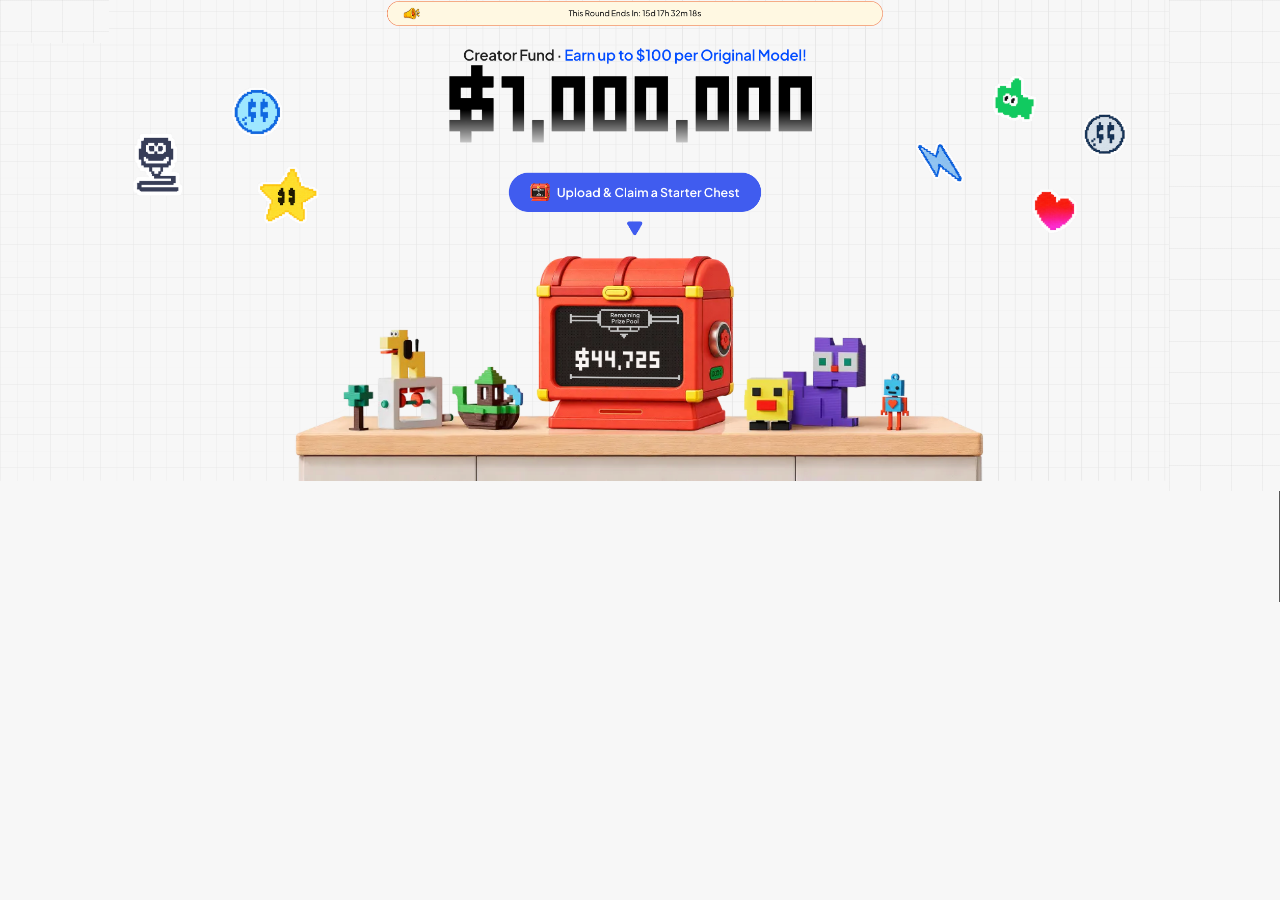
<file: nexprinter-reference.html>
<!doctype html>
<html lang="zh-CN">
  <head>
    <meta charset="UTF-8" />
    <meta name="viewport" content="width=device-width, initial-scale=1.0" />
    <title>Nexprinter Creator Fund 参考页</title>
    <meta
      name="description"
      content="Nexprinter Creator Fund 页面视觉复刻参考。"
    />
    <style>
      :root {
        --canvas: #f7f7f7;
        --ink: #1b1b1b;
        --focus: #3f5ff0;
      }

      * {
        box-sizing: border-box;
      }

      html,
      body {
        min-width: 320px;
        min-height: 100%;
        margin: 0;
        background: var(--canvas);
      }

      body {
        overflow-x: hidden;
        font-family: Arial, "PingFang SC", sans-serif;
      }

      .reference-page {
        width: 100%;
        min-height: 100svh;
        display: grid;
        place-items: start center;
        background: var(--canvas);
      }

      .stage {
        position: relative;
        width: min(100vw, 2512px);
        aspect-ratio: 2512 / 1182;
        overflow: hidden;
        isolation: isolate;
      }

      .stage-image {
        display: block;
        width: 100%;
        height: 100%;
        object-fit: cover;
        user-select: none;
        -webkit-user-drag: none;
      }

      .cleanup {
        position: absolute;
        z-index: 2;
        pointer-events: none;
      }

      .cleanup-logo,
      .cleanup-rail {
        background-color: #f7f7f7;
        background-image:
          linear-gradient(rgba(32, 32, 32, 0.045) 1px, transparent 1px),
          linear-gradient(90deg, rgba(32, 32, 32, 0.045) 1px, transparent 1px);
        background-size: 31px 31px;
      }

      .cleanup-logo {
        top: 0;
        left: 0;
        width: 8.5%;
        height: 7.2%;
      }

      .cleanup-rail {
        top: 0;
        right: 0;
        width: 8.7%;
        height: 81.5%;
      }

      .cleanup-bottom-copy {
        right: 10%;
        bottom: 0;
        left: 10%;
        height: 17.2%;
        background: #f7f7f7;
      }

      /* Invisible interaction map: it preserves the screenshot while making the prototype testable. */
      .hotspot {
        position: absolute;
        display: block;
        border: 0;
        border-radius: 999px;
        background: transparent;
        cursor: pointer;
      }

      .hotspot:focus-visible {
        outline: 3px solid var(--focus);
        outline-offset: 5px;
      }

      .claim-hotspot {
        top: 28.6%;
        left: 39.7%;
        width: 20.2%;
        height: 6.8%;
      }

      @media (max-width: 720px) {
        .stage {
          width: 100vw;
          min-height: auto;
        }
      }

      @media (prefers-reduced-motion: no-preference) {
        .hotspot:active {
          transform: scale(0.97);
        }
      }
    </style>
  </head>
  <body>
    <main class="reference-page" aria-label="Nexprinter Creator Fund 页面参考复刻">
      <div class="stage">
        <img
          class="stage-image"
          src="assets/nexprinter-reference.png"
          alt="Nexprinter Creator Fund 页面视觉参考"
          width="2512"
          height="1182"
        />

        <div class="cleanup cleanup-logo" aria-hidden="true"></div>
        <div class="cleanup cleanup-rail" aria-hidden="true"></div>
        <div class="cleanup cleanup-bottom-copy" aria-hidden="true"></div>
        <a class="hotspot claim-hotspot" href="#milestones" aria-label="Upload and claim a starter chest"></a>
      </div>

      <span id="milestones" hidden></span>
    </main>
  </body>
</html>
</file>
<file: assets/site-dock.css>
.site {
  padding-bottom: calc(104px + env(safe-area-inset-bottom, 0px));
}

.site-dock {
  position: fixed;
  z-index: 40;
  bottom: calc(24px + env(safe-area-inset-bottom, 0px));
  left: 50%;
  width: max-content;
  max-width: calc(100% - 32px);
  padding: 9px;
  border: 1px solid rgba(28, 28, 28, 0.09);
  border-radius: 999px;
  background: rgba(251, 251, 250, 0.9);
  box-shadow:
    0 12px 36px rgba(0, 0, 0, 0.09),
    0 2px 5px rgba(0, 0, 0, 0.035),
    inset 0 1px 0 rgba(255, 255, 255, 0.9);
  -webkit-backdrop-filter: blur(22px);
  backdrop-filter: blur(22px);
  transform: translateX(-50%);
  transition:
    background 180ms var(--ease),
    border-color 180ms var(--ease),
    box-shadow 180ms var(--ease);
}

.site-dock-list {
  display: flex;
  align-items: center;
  gap: 6px;
  margin: 0;
  padding: 0;
  list-style: none;
}

.site-dock-external {
  margin-left: 3px;
  padding-left: 9px;
  border-left: 1px solid rgba(28, 28, 28, 0.12);
}

.site-dock-link {
  position: relative;
  display: grid;
  width: 48px;
  height: 48px;
  place-items: center;
  border: 1px solid rgba(28, 28, 28, 0.045);
  border-radius: 50%;
  background: rgba(28, 28, 28, 0.035);
  color: rgba(28, 28, 28, 0.66);
  -webkit-tap-highlight-color: transparent;
  transition:
    transform 200ms var(--ease-out),
    color 180ms var(--ease),
    background 180ms var(--ease),
    box-shadow 200ms var(--ease-out);
}

.site-dock-link svg {
  display: block;
  width: 21px;
  height: 21px;
  fill: none;
  stroke: currentColor;
  stroke-width: 1.65;
  stroke-linecap: round;
  stroke-linejoin: round;
}

.site-dock-link img {
  display: block;
  width: 22px;
  height: 22px;
  object-fit: contain;
}

.site-dock-link-dribbble img {
  width: 26px;
  height: 26px;
}

.site-dock-link-xiaohongshu img {
  width: 30px;
  height: 30px;
  border-radius: 7px;
}

.site-dock-link[aria-current="location"] {
  border-color: var(--green);
  background: var(--green);
  color: var(--paper);
  box-shadow: 0 3px 8px rgba(9, 34, 28, 0.12);
}

.site-dock-label {
  position: absolute;
  bottom: calc(100% + 17px);
  left: 50%;
  padding: 7px 11px;
  border-radius: 8px;
  background: var(--ink);
  color: var(--paper);
  font-size: 11px;
  font-weight: 500;
  line-height: 1.4;
  white-space: nowrap;
  opacity: 0;
  pointer-events: none;
  transform: translate(-50%, 4px);
  transition:
    opacity 160ms var(--ease),
    transform 160ms var(--ease-out);
}

.site-dock-link:focus-visible {
  outline: 2px solid var(--green);
  outline-offset: 4px;
}

.site-dock-link:focus-visible .site-dock-label {
  opacity: 1;
  transform: translate(-50%, 0);
}

.site-dock-link:active {
  transform: scale(0.94);
}

.site-dock[data-theme="dark"] {
  border-color: rgba(255, 255, 255, 0.16);
  background: rgba(28, 28, 28, 0.9);
  box-shadow:
    0 12px 36px rgba(0, 0, 0, 0.28),
    inset 0 1px 0 rgba(255, 255, 255, 0.08);
}

.site-dock[data-theme="dark"] .site-dock-external {
  border-left-color: rgba(255, 255, 255, 0.16);
}

.site-dock[data-theme="dark"] .site-dock-link {
  border-color: rgba(255, 255, 255, 0.08);
  background: rgba(255, 255, 255, 0.06);
  color: rgba(251, 251, 250, 0.84);
}

.site-dock[data-theme="dark"] .site-dock-link-github img {
  filter: invert(1);
}

.site-dock[data-theme="dark"] .site-dock-link[aria-current="location"] {
  border-color: var(--paper);
  background: var(--paper);
  color: var(--ink);
  box-shadow: none;
}

.site-dock[data-theme="dark"] .site-dock-label {
  background: var(--paper);
  color: var(--ink);
}

.site-dock[data-theme="dark"] .site-dock-link:focus-visible {
  outline-color: var(--paper);
}

@media (hover: hover) and (pointer: fine) {
  .site-dock-link:hover {
    color: var(--green);
    background: #ffffff;
    box-shadow: 0 6px 14px rgba(0, 0, 0, 0.08);
    transform: translateY(-4px);
  }

  .site-dock-link[aria-current="location"]:hover {
    background: var(--green);
    color: var(--paper);
  }

  .site-dock-link:hover .site-dock-label {
    opacity: 1;
    transform: translate(-50%, 0);
  }

  .site-dock[data-theme="dark"] .site-dock-link:hover {
    background: rgba(255, 255, 255, 0.14);
    color: var(--paper);
    box-shadow: 0 6px 14px rgba(0, 0, 0, 0.18);
  }

  .site-dock[data-theme="dark"] .site-dock-link[aria-current="location"]:hover {
    background: var(--paper);
    color: var(--ink);
  }
}

@media (max-width: 560px) {
  .site-dock {
    bottom: calc(14px + env(safe-area-inset-bottom, 0px));
    max-width: calc(100% - 16px);
    padding: 7px;
  }

  .site-dock-link {
    width: 44px;
    height: 44px;
  }

  .site-dock-list {
    gap: 2px;
  }

  .site-dock-external {
    margin-left: 1px;
    padding-left: 5px;
  }
}

@media (max-width: 360px) {
  .site-dock {
    max-width: calc(100% - 8px);
    padding: 1px;
  }

  .site-dock-list {
    gap: 0;
  }

  .site-dock-external {
    margin-left: 0;
    padding-left: 0;
    border-left: 0;
  }
}

@media (prefers-reduced-motion: reduce) {
  .site-dock,
  .site-dock-link,
  .site-dock-label {
    transition: none;
  }

  .site-dock-link:hover,
  .site-dock-link:active {
    transform: none;
  }
}
</file>
<file: assets/cursor-trail.css>
.cursor-trail {
  position: fixed;
  z-index: 80;
  inset: 0;
  overflow: hidden;
  pointer-events: none;
  contain: strict;
}

.cursor-trail[hidden] {
  display: none;
}

.cursor-trail-dot {
  position: absolute;
  top: 0;
  left: 0;
  width: var(--trail-size);
  height: var(--trail-size);
  border-radius: 50%;
  background: var(--lilac);
  opacity: var(--trail-alpha);
  pointer-events: none;
}

@media (prefers-reduced-motion: reduce), (hover: none), (pointer: coarse) {
  .cursor-trail {
    display: none;
  }
}
</file>
